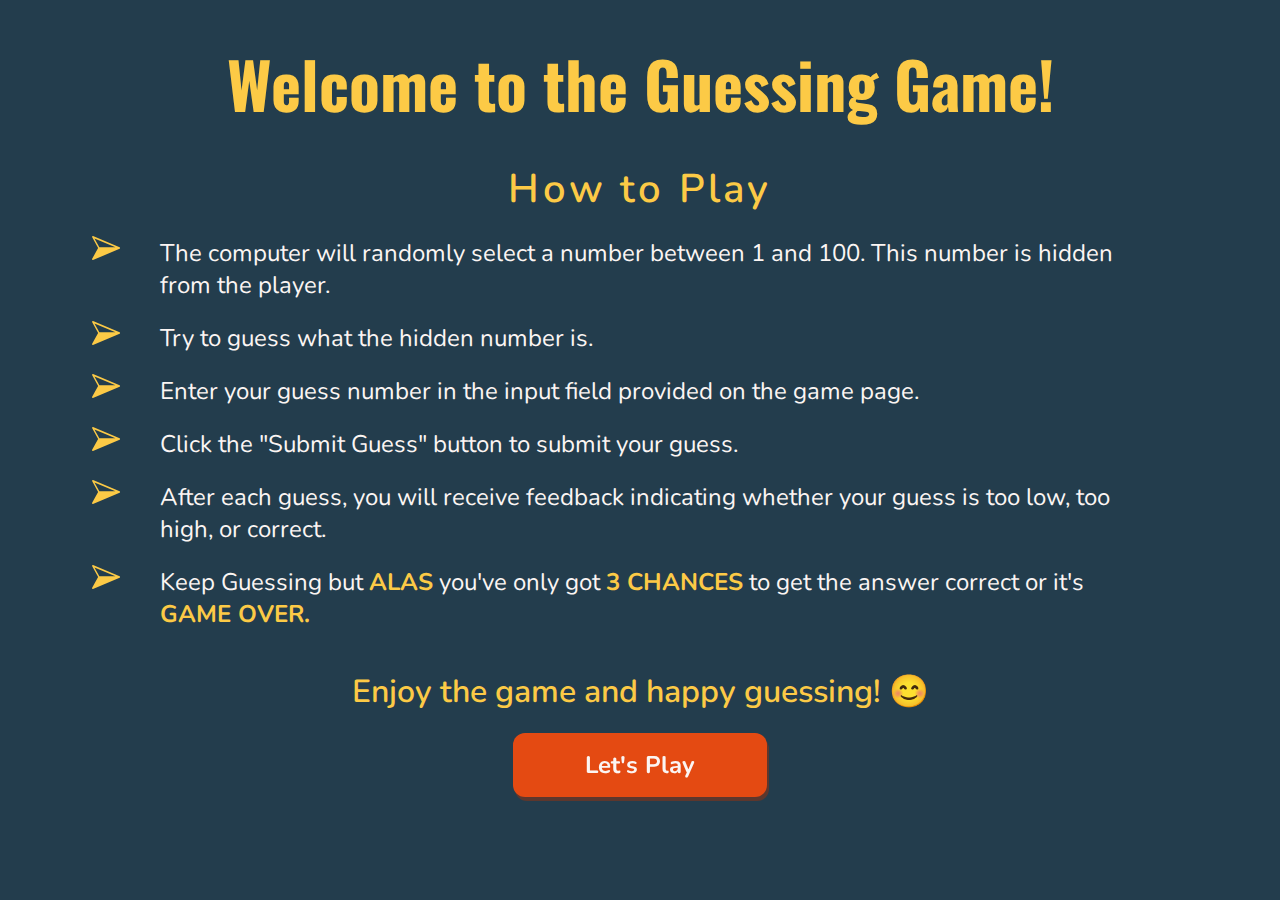
<file: index.html>
<!DOCTYPE html>
<html lang="en">
<head>
    <meta charset="UTF-8">
    <meta name="viewport" content="width=device-width, initial-scale=1.0">
    <title>Homepage-Guessing Game</title>
    <link rel="stylesheet" href="style.css">
</head>
<body>
    
    <div class="container">
        <header>
            <h1>Welcome to the Guessing Game!</h1>
        </header>
        <main>
            <h2>How to Play</h2>
            <ul>

                <li>The computer will randomly select a number between 1 and 100. This number is hidden from the player.</li>
                <li>Try to guess what  the hidden number is.</li>
                <li>Enter your guess number in the input field provided on the game page.</li>
                <li>Click the "Submit Guess" button to submit your guess.</li>
                <li>After each guess, you will receive feedback indicating whether your guess is too low, too high, or correct.</li>
                <li>Keep Guessing but <strong>ALAS</strong> you've only got <strong>3 CHANCES</strong> to get the answer correct or it's <strong>GAME OVER.</strong></li>
            </ul>
            
            <div class="homepage-bottom">
                <p class="">Enjoy the game and happy guessing! 😊</p>
                <a href="./game.html"><button type="button" class="playBtn">Let's Play</button></a>
            </div>
        </main>
    </div>
</body>
</html>
</file>
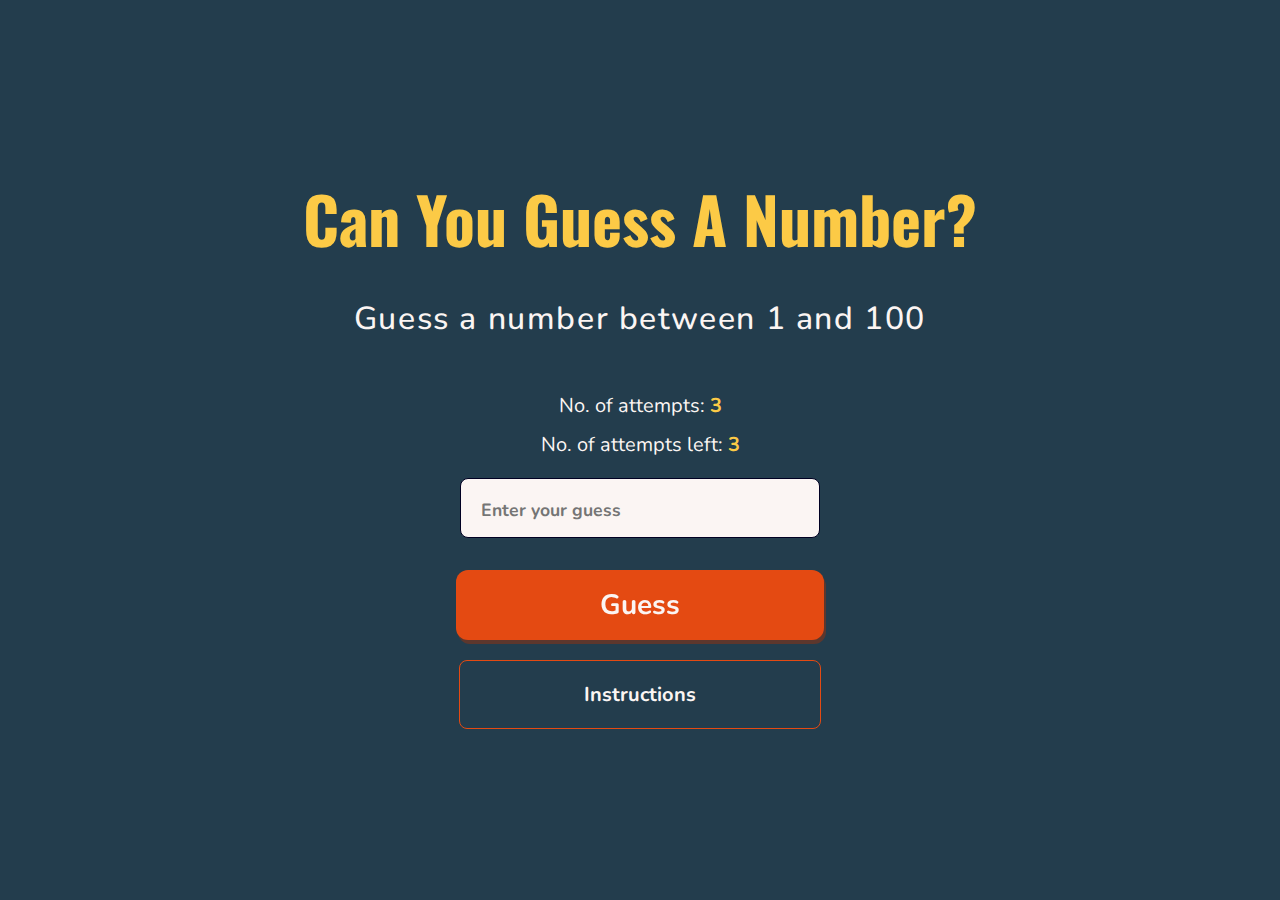
<file: game.html>
<!DOCTYPE html>
<html lang="en">
<head>
    <meta charset="UTF-8">
    <meta name="viewport" content="width=device-width, initial-scale=1.0">
    <title>Guessing Game</title>
    <link rel="stylesheet" href="./style.css">
    <script src="./main.js" defer></script>
</head>

<body class="gameContainer">
    <div class="container">
        <h1>Can You Guess A Number?</h1>
        <h3>Guess a number between 1 and 100</h3>
        <p class="attempts">No. of attempts: <strong>3</strong></p>
        <p class="attempts">No. of attempts left: <span class="attemptsLeft">3</span></p>
        <input type="number" placeholder="Enter your guess " class="inputs">
        <p class="resultMessage"></p>
        <button class="guessBtn" type="submit">Guess</button>
        <a href="./index.html" class="back">Instructions</a>
    </div>
</body>
</html>
</file>
<file: style.css>
@import url('https://fonts.googleapis.com/css2?family=Nunito:ital,wght@0,200..1000;1,200..1000&family=Oswald:wght@200..700&display=swap');

* {
    margin: 0;
    padding: 0;
    box-sizing: border-box;
}

body {
    font-size: 10px;
    background-color: rgba(35, 61, 77, 1);
    color: rgba(251, 245, 243, 1);
    font-family: 'Nunito';
    height: 100%;
    width: 100%;
}

  /* HOMEPAGE STYLE */
.container {
    display: flex;
    flex-direction: column;
    align-items: center;
    margin: 2.25rem auto;
    justify-content: center;
    width: 80%;
}

h1  {
    font-size: 4rem;
    font-family: 'Oswald';
    color: rgba(252, 202, 70, 1);
    text-align: center;
}

h2{
    font-size: 2.5rem;
    color: rgba(252, 202, 70, 1);
    margin-top: 2rem;
    letter-spacing: 0.2rem;
    text-align: center;
    font-weight: 600;
}

ul li{
    font-size: 1.5rem;
    margin-top: 1.25rem;
    padding-left: 2rem;
    list-style-image: url(./img/Bullet\ point\ desktop.svg);
}

strong {
    color: rgba(252, 202, 70, 1);
}

.homepage-bottom {
    color: rgba(252, 202, 70, 1);
    font-size: 2rem;
    font-weight: 600;
    margin-top: 2.5rem;
    text-align: center;
}

.playBtn {
    padding: 1rem 4.5rem;
    border-radius: 12px;
    background-color: rgba(228, 74, 18);
    border: none;
    color:  rgba(251, 245, 243, 1);
    font-size: 1.5rem;
    font-weight: 700;
    cursor: pointer;
    font-family: 'Nunito';
    filter: drop-shadow(2px 4px  rgba(150, 50, 14, 0.507));
    margin-top: 1.25rem;
}

.playBtn:hover,
.guessBtn:hover {
    background-color: rgb(241, 119, 74);
    filter: drop-shadow(2px 4px rgba(153, 67, 9, 0.568));
}
.playBtn:focus,
.guessBtn:focus {
    background-color: rgb(241, 119, 74);
    filter: drop-shadow(2px 4px rgba(153, 67, 9, 0.568));
}

  /* GAME PAGE SCREEN STYLE */
.gameContainer {
    display: flex;
    align-items: center;
    justify-content: center;
    height: 100vh;
}

h3 {
    font-size: 2rem;
    font-weight: 500;
    letter-spacing: 0.1rem;
    padding: 2rem 0 2.5rem;
}


.attempts {
    font-size: 1.25rem;
    padding-top: 0.75rem;
}

.attemptsLeft {
    font-size: 1.25rem;
    font-weight: 700;
    color: rgba(252, 202, 70, 1);
}

.inputs {
    width: 360px;
    height: 60px;
    padding: 0 1.25rem;
    border-radius: 8px;
    border: 1px solid rgba(0, 0, 34, 1);
    font-size: 1.5rem;
    margin-top: 1.25rem;
    font-family: 'Nunito';
    font-weight: 700;
    background-color: rgba(251, 245, 243, 1);
}

.inputs:focus {
  outline: 2px solid rgb(241, 119, 74);
}

.inputs::placeholder {
    font-size: 1.1rem;
}

.guessBtn {
    padding: 1rem 9rem;
    border-radius: 12px;
    font-size: 1.75rem;
    font-weight: 700;
    color: rgba(251, 245, 243, 1);
    background-color: rgba(228, 74, 18);
    font-family: 'Nunito';
    filter: drop-shadow(2px 4px  rgba(150, 50, 14, 0.507));
    border: none;
    cursor: pointer;
    margin-top: 1.25rem;
}

.back {
    background: transparent;
    margin-top: 1.25rem;
    padding: 1.25rem 7.75rem;
    border: 1.8px solid rgba(228, 74, 18);
    border-radius: 8px;
    color: inherit;
    font-size: 1.25rem;
    font-weight: 700;
    text-decoration: none;
}

.back:hover,
.back:focus  {
    background-color: rgb(241, 119, 74);
    filter: drop-shadow(2px 4px rgba(153, 67, 9, 0.568));
    border: none;
}

.resultMessage {
    font-size: 1.25rem;
    font-weight: 500;
    padding-top: 0.75rem;
    color: greenyellow;
}


/* Media Queries for Responsiveness */

@media screen and (max-width: 481px) {
    body {
        display: flex;
        align-items: center;
        justify-content: center;
    }
    .container {
        margin: 2.25rem  3rem;
        height: fit-content;
        width: 80%;
    }

    h1 {
        font-size: 1.75rem;
        text-align: center;
    }

    h2 {
        font-size: 1.25rem;
        letter-spacing: 0.1rem;
        text-align: left;
        margin-bottom: 1rem;
    }

    ul li {
        list-style-image: url(./img/Bullet\ point\ mobile.svg);
        font-size: 0.75rem;
        padding-left: 0.75rem;
        margin-top: 0.75rem;
    }

    .homepage-bottom {
        font-size: 1.1rem;
        margin-top: 1rem;
    }

    .playBtn {
        padding: 0.75rem 2.25rem;
        font-size: 1rem;
    }

    h3 {
        font-size: 1.1rem;
        letter-spacing: 0;
        text-align: center;
    }

    .attempts {
        font-size: 0.75rem;
        padding-top: 0.5rem;
    }

    .attemptsLeft {
        font-size: 0.75rem;
    }

    .inputs {
        width: 200px;
        height: 48px;
        padding: 0.75rem ;
        font-size: 1.25rem;
    }

    .inputs::placeholder {
        font-size: 1rem;
    }

    .guessBtn {
        padding: 0.9rem 4.75rem;
        font-size: 1.15rem;
        margin-top: 0.75rem;
    }

    .back {
        padding: 0.75rem 3.75rem;
        font-size: 1rem;
    }   

    .resultMessage {
        font-size: 0.75rem;

    }
}

@media screen and (min-width: 482px) and (max-width: 768px) {
    body {
        display: flex;
        align-items: center;
        justify-content: center;
    }
    .container {
        margin: 3.5rem  3rem;
        height: 100%;
        width: 80%;
    }

    h1 {
        font-size: 1.75rem;
        text-align: center;
    }

    h2 {
        font-size: 1.25rem;
        letter-spacing: 0.1rem;
        margin-bottom: 1rem;
    }

    ul li {
        list-style-image: url(./img/Bullet\ point\ mobile.svg);
        font-size: 0.75rem;
        padding-left: 0.75rem;
        margin-top: 0.75rem;
    }

    .homepage-bottom {
        font-size: 1.1rem;
        margin-top: 1rem;
    }

    .playBtn {
        padding: 0.75rem 2.25rem;
        font-size: 1rem;
    }

    h3 {
        font-size: 1.1rem;
        letter-spacing: 0;
        text-align: center;
    }

    .attempts {
        font-size: 0.75rem;
        padding-top: 0.5rem;
    }

    .attemptsLeft {
        font-size: 0.75rem;
    }

    .inputs {
        width: 200px;
        height: 48px;
        padding: 0.75rem ;
        font-size: 1.25rem;
    }

    .inputs::placeholder {
        font-size: 1rem;
    }

    .guessBtn {
        padding: 0.9rem 4.75rem;
        font-size: 1.15rem;
        margin-top: 0.75rem;
    }

    .back {
        padding: 0.75rem 3.75rem;
        font-size: 1rem;
    }   

    .resultMessage {
        font-size: 0.75rem;
    }
}
</file>
